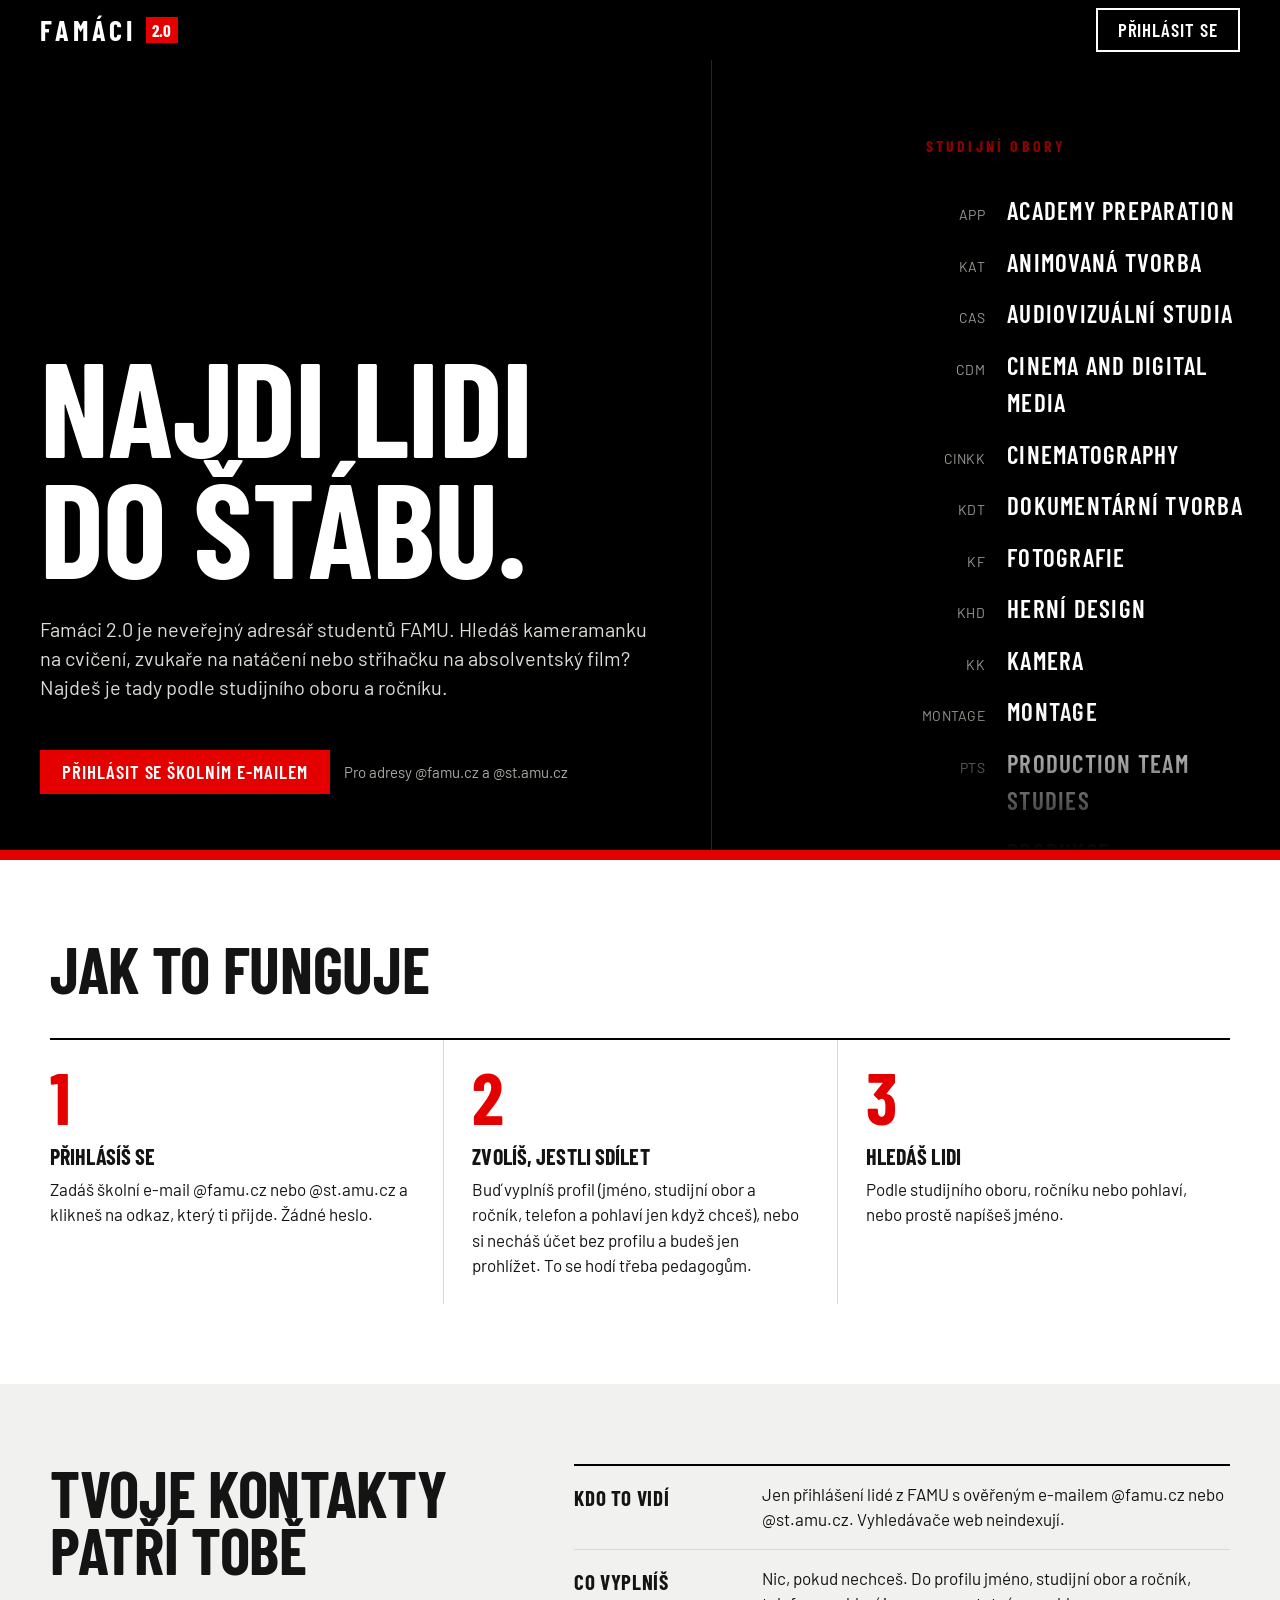
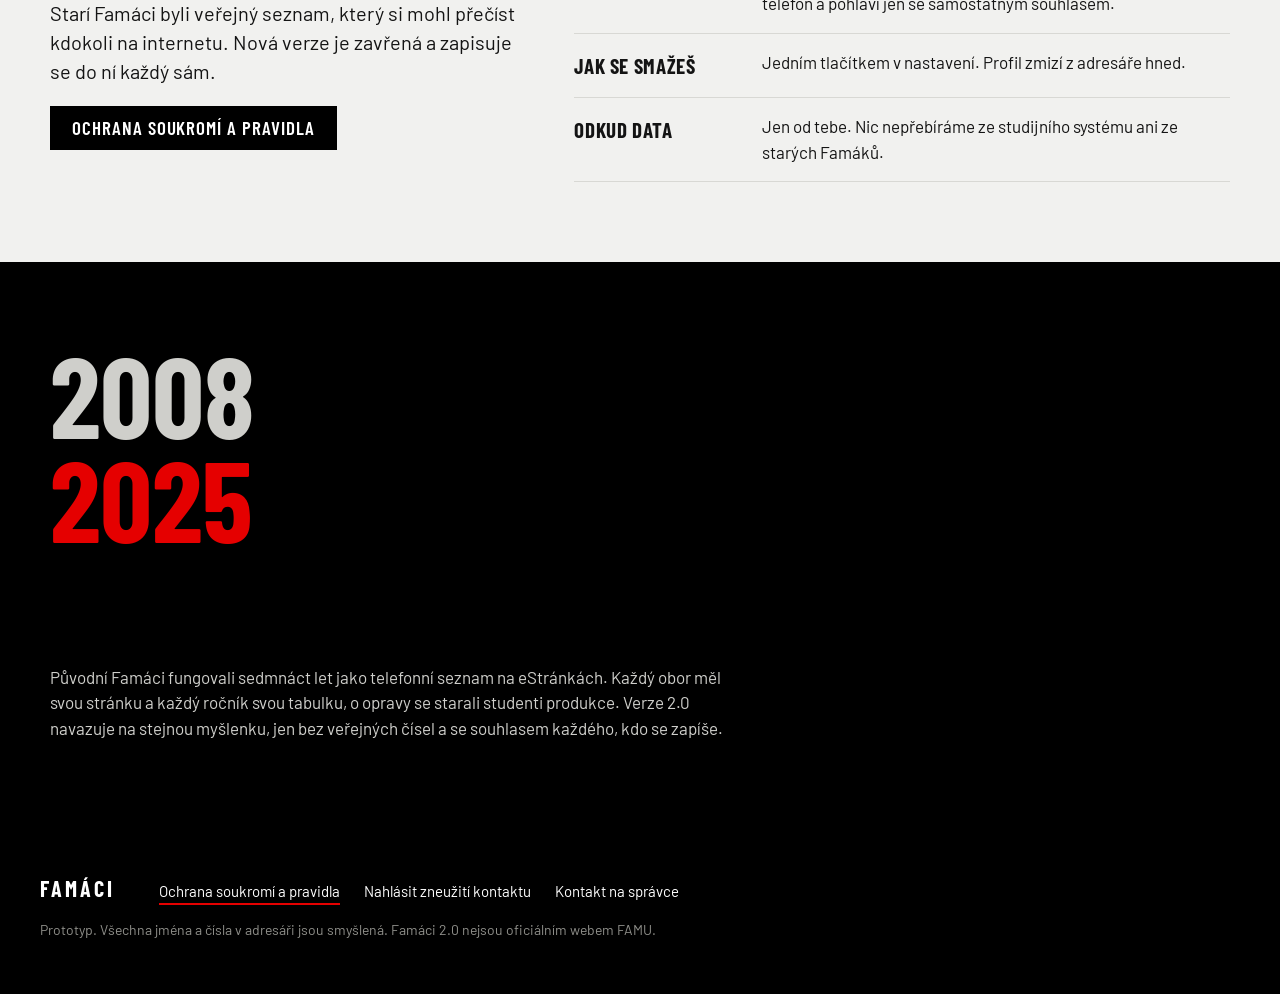
<file: web/index.html>
<!doctype html>
<html lang="cs">
<head>
<meta charset="utf-8">
<meta name="viewport" content="width=device-width, initial-scale=1">
<meta name="referrer" content="no-referrer">
<meta name="robots" content="noindex, nofollow">
<meta http-equiv="Content-Security-Policy" content="default-src 'self'; script-src 'self'; style-src 'self'; img-src 'self' data:; font-src 'self'; connect-src 'self'; frame-src 'none'; object-src 'none'; base-uri 'none'; form-action 'self'">
<title>Famáci 2.0</title>
<meta name="description" content="Neveřejný adresář studentů FAMU. Najdi lidi do štábu podle studijního oboru a ročníku.">
<link rel="preload" href="fonts/barlow-condensed-latin-700-normal.woff2" as="font" type="font/woff2" crossorigin>
<link rel="stylesheet" href="style.css">
</head>
<body>
<a class="skip" href="#obsah">Přeskočit na obsah</a>

<header class="bar">
  <a class="brand" href="index.html" aria-label="Famáci 2.0, úvod">
    <span class="brand-word">Famáci</span><span class="brand-tag">2.0</span>
  </a>
  <div class="bar-end">
    <a class="btn btn-line" href="app.html#/prihlaseni">Přihlásit se</a>
  </div>
</header>

<main id="obsah">
  <section class="hero" aria-labelledby="hero-title">
    <div class="hero-copy">
      <h1 class="display hero-title" id="hero-title"><span>Najdi lidi</span><span>do štábu.</span></h1>
      <p class="lead">Famáci 2.0 je neveřejný adresář studentů FAMU. Hledáš kameramanku na cvičení, zvukaře na natáčení nebo střihačku na absolventský film? Najdeš je tady podle studijního oboru a ročníku.</p>
      <div class="hero-cta">
        <a class="btn btn-red" href="app.html#/prihlaseni">Přihlásit se školním e-mailem</a>
        <span class="note">Pro adresy @famu.cz a @st.amu.cz</span>
      </div>
    </div>

    <div class="credits" aria-hidden="true">
      <div class="credits-roll">
        <div class="credits-block">
          <div class="credit-head">Studijní obory</div>
          <dl>
            <div class="credit"><dt>APP</dt><dd>Academy Preparation</dd></div>
            <div class="credit"><dt>KAT</dt><dd>Animovaná tvorba</dd></div>
            <div class="credit"><dt>CAS</dt><dd>Audiovizuální studia</dd></div>
            <div class="credit"><dt>CDM</dt><dd>Cinema and Digital Media</dd></div>
            <div class="credit"><dt>CINKK</dt><dd>Cinematography</dd></div>
            <div class="credit"><dt>KDT</dt><dd>Dokumentární tvorba</dd></div>
            <div class="credit"><dt>KF</dt><dd>Fotografie</dd></div>
            <div class="credit"><dt>KHD</dt><dd>Herní design</dd></div>
            <div class="credit"><dt>KK</dt><dd>Kamera</dd></div>
            <div class="credit"><dt>MONTAGE</dt><dd>Montage</dd></div>
            <div class="credit"><dt>PTS</dt><dd>Production Team Studies</dd></div>
            <div class="credit"><dt>KP</dt><dd>Produkce</dd></div>
            <div class="credit"><dt>KR</dt><dd>Režie</dd></div>
            <div class="credit"><dt>KSD</dt><dd>Scenáristika a dramaturgie</dd></div>
            <div class="credit"><dt>KSS</dt><dd>Střihová skladba</dd></div>
            <div class="credit"><dt>KZT</dt><dd>Zvuková tvorba</dd></div>
          </dl>
          <div class="credit-head">Ročníky</div>
          <dl>
            <div class="credit"><dt>nástup</dt><dd>2026/2027</dd></div>
            <div class="credit"><dt>nástup</dt><dd>2025/2026</dd></div>
            <div class="credit"><dt>nástup</dt><dd>2024/2025</dd></div>
            <div class="credit"><dt>nástup</dt><dd>2023/2024</dd></div>
            <div class="credit"><dt>a další</dt><dd>až do 1946/1947</dd></div>
          </dl>
          <div class="credit-head">Famáci</div>
          <dl>
            <div class="credit"><dt>FAMU od</dt><dd>1946</dd></div>
            <div class="credit"><dt>poprvé</dt><dd>2008</dd></div>
            <div class="credit"><dt>znovu</dt><dd>2026</dd></div>
          </dl>
        </div>
        <div class="credits-block">
          <div class="credit-head">Studijní obory</div>
          <dl>
            <div class="credit"><dt>APP</dt><dd>Academy Preparation</dd></div>
            <div class="credit"><dt>KAT</dt><dd>Animovaná tvorba</dd></div>
            <div class="credit"><dt>CAS</dt><dd>Audiovizuální studia</dd></div>
            <div class="credit"><dt>CDM</dt><dd>Cinema and Digital Media</dd></div>
            <div class="credit"><dt>CINKK</dt><dd>Cinematography</dd></div>
            <div class="credit"><dt>KDT</dt><dd>Dokumentární tvorba</dd></div>
            <div class="credit"><dt>KF</dt><dd>Fotografie</dd></div>
            <div class="credit"><dt>KHD</dt><dd>Herní design</dd></div>
            <div class="credit"><dt>KK</dt><dd>Kamera</dd></div>
            <div class="credit"><dt>MONTAGE</dt><dd>Montage</dd></div>
            <div class="credit"><dt>PTS</dt><dd>Production Team Studies</dd></div>
            <div class="credit"><dt>KP</dt><dd>Produkce</dd></div>
            <div class="credit"><dt>KR</dt><dd>Režie</dd></div>
            <div class="credit"><dt>KSD</dt><dd>Scenáristika a dramaturgie</dd></div>
            <div class="credit"><dt>KSS</dt><dd>Střihová skladba</dd></div>
            <div class="credit"><dt>KZT</dt><dd>Zvuková tvorba</dd></div>
          </dl>
          <div class="credit-head">Ročníky</div>
          <dl>
            <div class="credit"><dt>nástup</dt><dd>2026/2027</dd></div>
            <div class="credit"><dt>nástup</dt><dd>2025/2026</dd></div>
            <div class="credit"><dt>nástup</dt><dd>2024/2025</dd></div>
            <div class="credit"><dt>nástup</dt><dd>2023/2024</dd></div>
            <div class="credit"><dt>a další</dt><dd>až do 1946/1947</dd></div>
          </dl>
          <div class="credit-head">Famáci</div>
          <dl>
            <div class="credit"><dt>FAMU od</dt><dd>1946</dd></div>
            <div class="credit"><dt>poprvé</dt><dd>2008</dd></div>
            <div class="credit"><dt>znovu</dt><dd>2026</dd></div>
          </dl>
        </div>
      </div>
    </div>
  </section>

  <section class="band" aria-labelledby="jak">
    <div class="band-inner">
      <h2 class="display h-xl" id="jak">Jak to funguje</h2>
      <ol class="steps">
        <li><span class="step-n" aria-hidden="true">1</span><h3>Přihlásíš se</h3><p>Zadáš školní e-mail @famu.cz nebo @st.amu.cz a klikneš na odkaz, který ti přijde. Žádné heslo.</p></li>
        <li><span class="step-n" aria-hidden="true">2</span><h3>Zvolíš, jestli sdílet</h3><p>Buď vyplníš profil (jméno, studijní obor a ročník, telefon a pohlaví jen když chceš), nebo si necháš účet bez profilu a budeš jen prohlížet. To se hodí třeba pedagogům.</p></li>
        <li><span class="step-n" aria-hidden="true">3</span><h3>Hledáš lidi</h3><p>Podle studijního oboru, ročníku nebo pohlaví, nebo prostě napíšeš jméno.</p></li>
      </ol>
    </div>
  </section>

  <section class="band band-ash" aria-labelledby="soukromi">
    <div class="band-inner split">
      <div>
        <h2 class="display h-xl" id="soukromi">Tvoje kontakty patří tobě</h2>
        <p class="lead mt">Starí Famáci byli veřejný seznam, který si mohl přečíst kdokoli na internetu. Nová verze je zavřená a zapisuje se do ní každý sám.</p>
        <a class="btn btn-black" href="ochrana-soukromi.html">Ochrana soukromí a pravidla</a>
      </div>
      <ul class="facts">
        <li><strong>Kdo to vidí</strong><span>Jen přihlášení lidé z FAMU s ověřeným e-mailem @famu.cz nebo @st.amu.cz. Vyhledávače web neindexují.</span></li>
        <li><strong>Co vyplníš</strong><span>Nic, pokud nechceš. Do profilu jméno, studijní obor a ročník, telefon a pohlaví jen se samostatným souhlasem.</span></li>
        <li><strong>Jak se smažeš</strong><span>Jedním tlačítkem v nastavení. Profil zmizí z adresáře hned.</span></li>
        <li><strong>Odkud data</strong><span>Jen od tebe. Nic nepřebíráme ze studijního systému ani ze starých Famáků.</span></li>
      </ul>
    </div>
  </section>

  <section class="band history" aria-labelledby="historie">
    <div class="band-inner">
      <h2 class="sr-only" id="historie">Historie</h2>
      <p class="years">2008<br><span class="red">2025</span></p>
      <p class="mt">Původní Famáci fungovali sedmnáct let jako telefonní seznam na eStránkách. Každý obor měl svou stránku a každý ročník svou tabulku, o opravy se starali studenti produkce. Verze 2.0 navazuje na stejnou myšlenku, jen bez veřejných čísel a se souhlasem každého, kdo se zapíše.</p>
    </div>
  </section>
</main>

<footer class="foot">
  <span class="brand-word">Famáci</span>
  <nav aria-label="Patička">
    <a class="foot-gdpr" href="ochrana-soukromi.html">Ochrana soukromí a pravidla</a>
    <a href="app.html#/nahlasit">Nahlásit zneužití kontaktu</a>
    <a href="mailto:spravce@example.cz">Kontakt na správce</a>
  </nav>
  <p class="foot-note">Prototyp. Všechna jména a čísla v adresáři jsou smyšlená. Famáci 2.0 nejsou oficiálním webem FAMU.</p>
</footer>
</body>
</html>
</file>
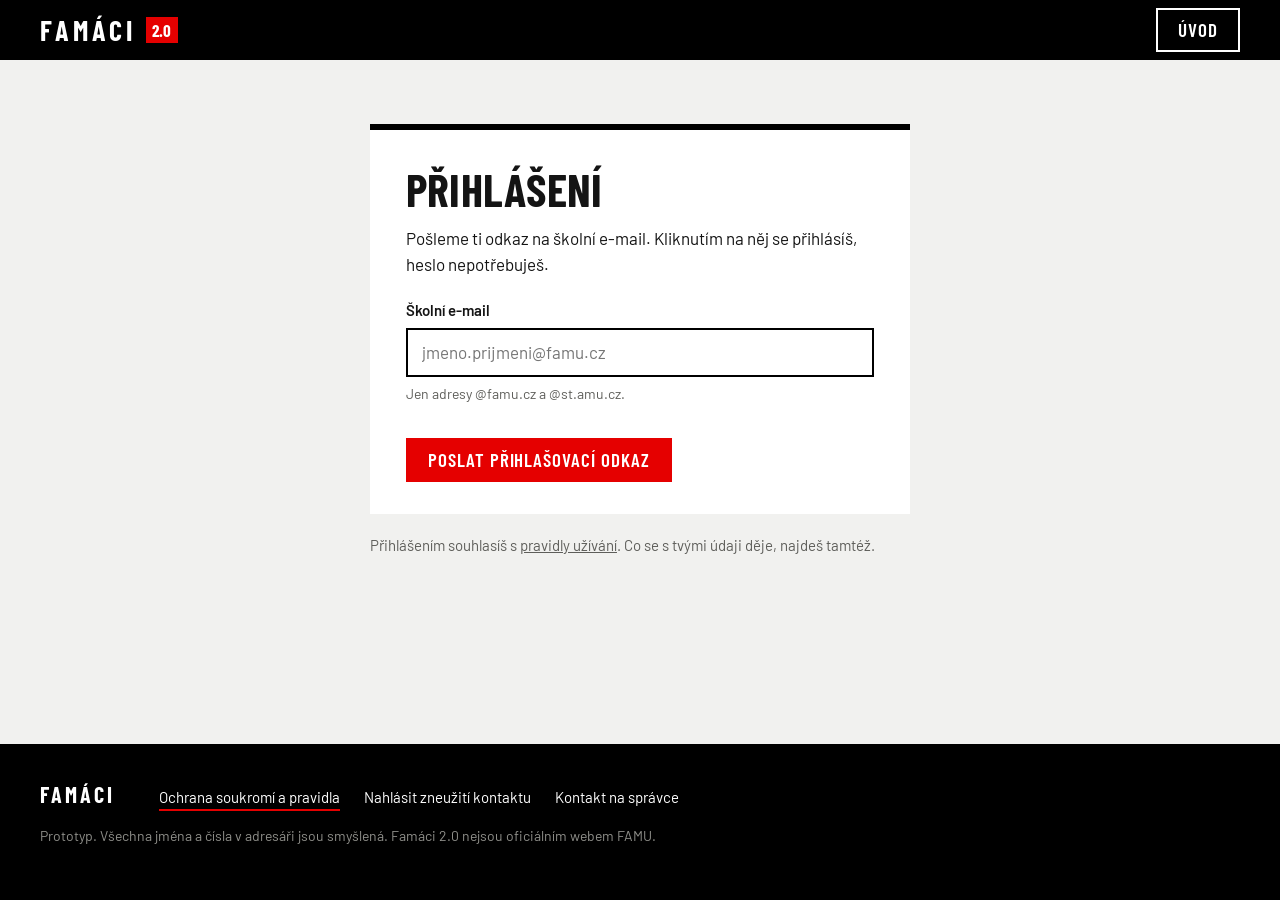
<file: web/app.html>
<!doctype html>
<html lang="cs">
<head>
<meta charset="utf-8">
<meta name="viewport" content="width=device-width, initial-scale=1">
<meta name="referrer" content="no-referrer">
<meta name="robots" content="noindex, nofollow, noarchive">
<meta http-equiv="Content-Security-Policy" content="default-src 'self'; script-src 'self'; style-src 'self'; img-src 'self' data:; font-src 'self'; connect-src 'self'; frame-src 'none'; object-src 'none'; base-uri 'none'; form-action 'self'">
<title>Famáci 2.0</title>
<link rel="preload" href="fonts/barlow-condensed-latin-700-normal.woff2" as="font" type="font/woff2" crossorigin>
<link rel="stylesheet" href="style.css">
<script src="data.js" defer></script>
<script src="countries.js" defer></script>
<script src="app.js" defer></script>
</head>
<body class="app">
<a class="skip" href="#obsah">Přeskočit na obsah</a>
<header class="bar" id="bar"></header>
<main id="obsah"><p class="narrow muted">Načítám…</p></main>
<footer class="foot">
  <span class="brand-word">Famáci</span>
  <nav aria-label="Patička">
    <a class="foot-gdpr" href="ochrana-soukromi.html">Ochrana soukromí a pravidla</a>
    <a href="app.html#/nahlasit">Nahlásit zneužití kontaktu</a>
    <a href="mailto:spravce@example.cz">Kontakt na správce</a>
  </nav>
  <p class="foot-note">Prototyp. Všechna jména a čísla v adresáři jsou smyšlená. Famáci 2.0 nejsou oficiálním webem FAMU.</p>
</footer>
<div class="toast" id="toast" role="status" aria-live="polite"></div>
<dialog id="dlg" aria-labelledby="dlg-title"><div class="dlg" id="dlg-body"></div></dialog>
</body>
</html>
</file>
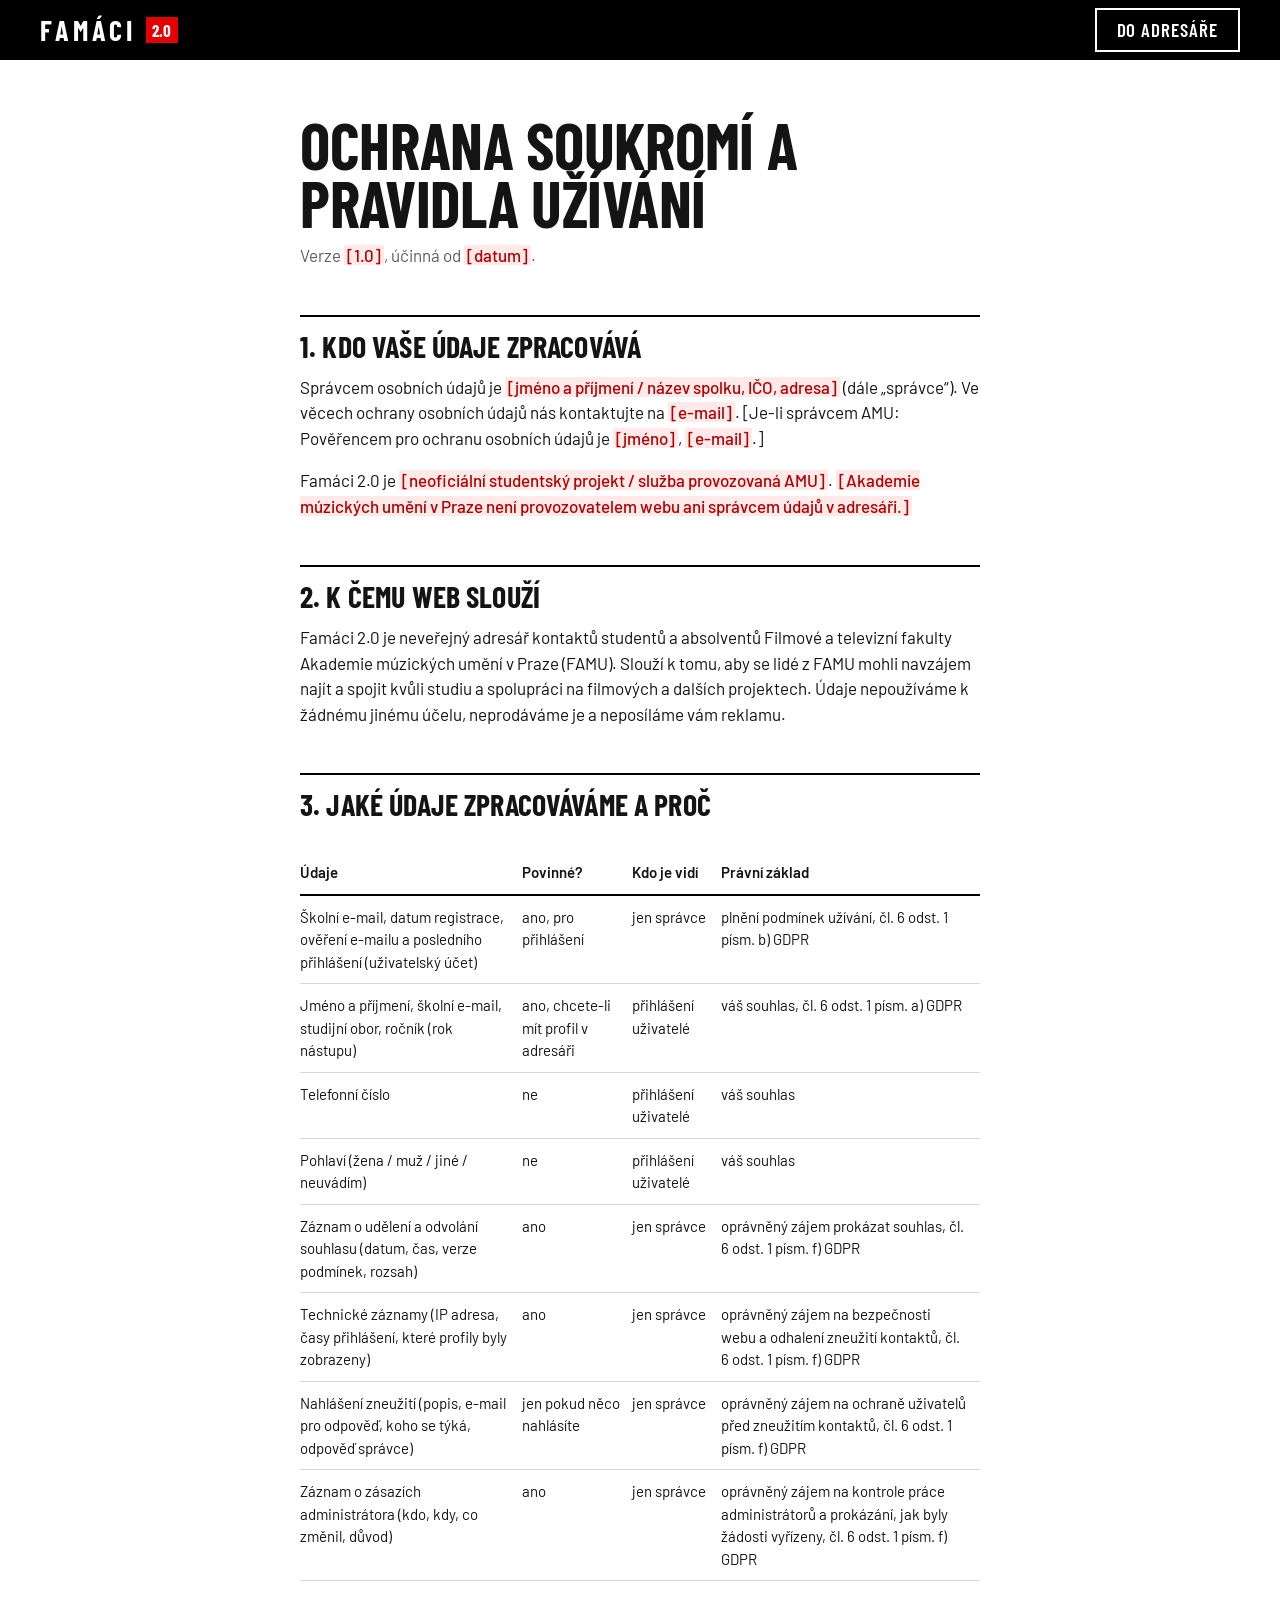
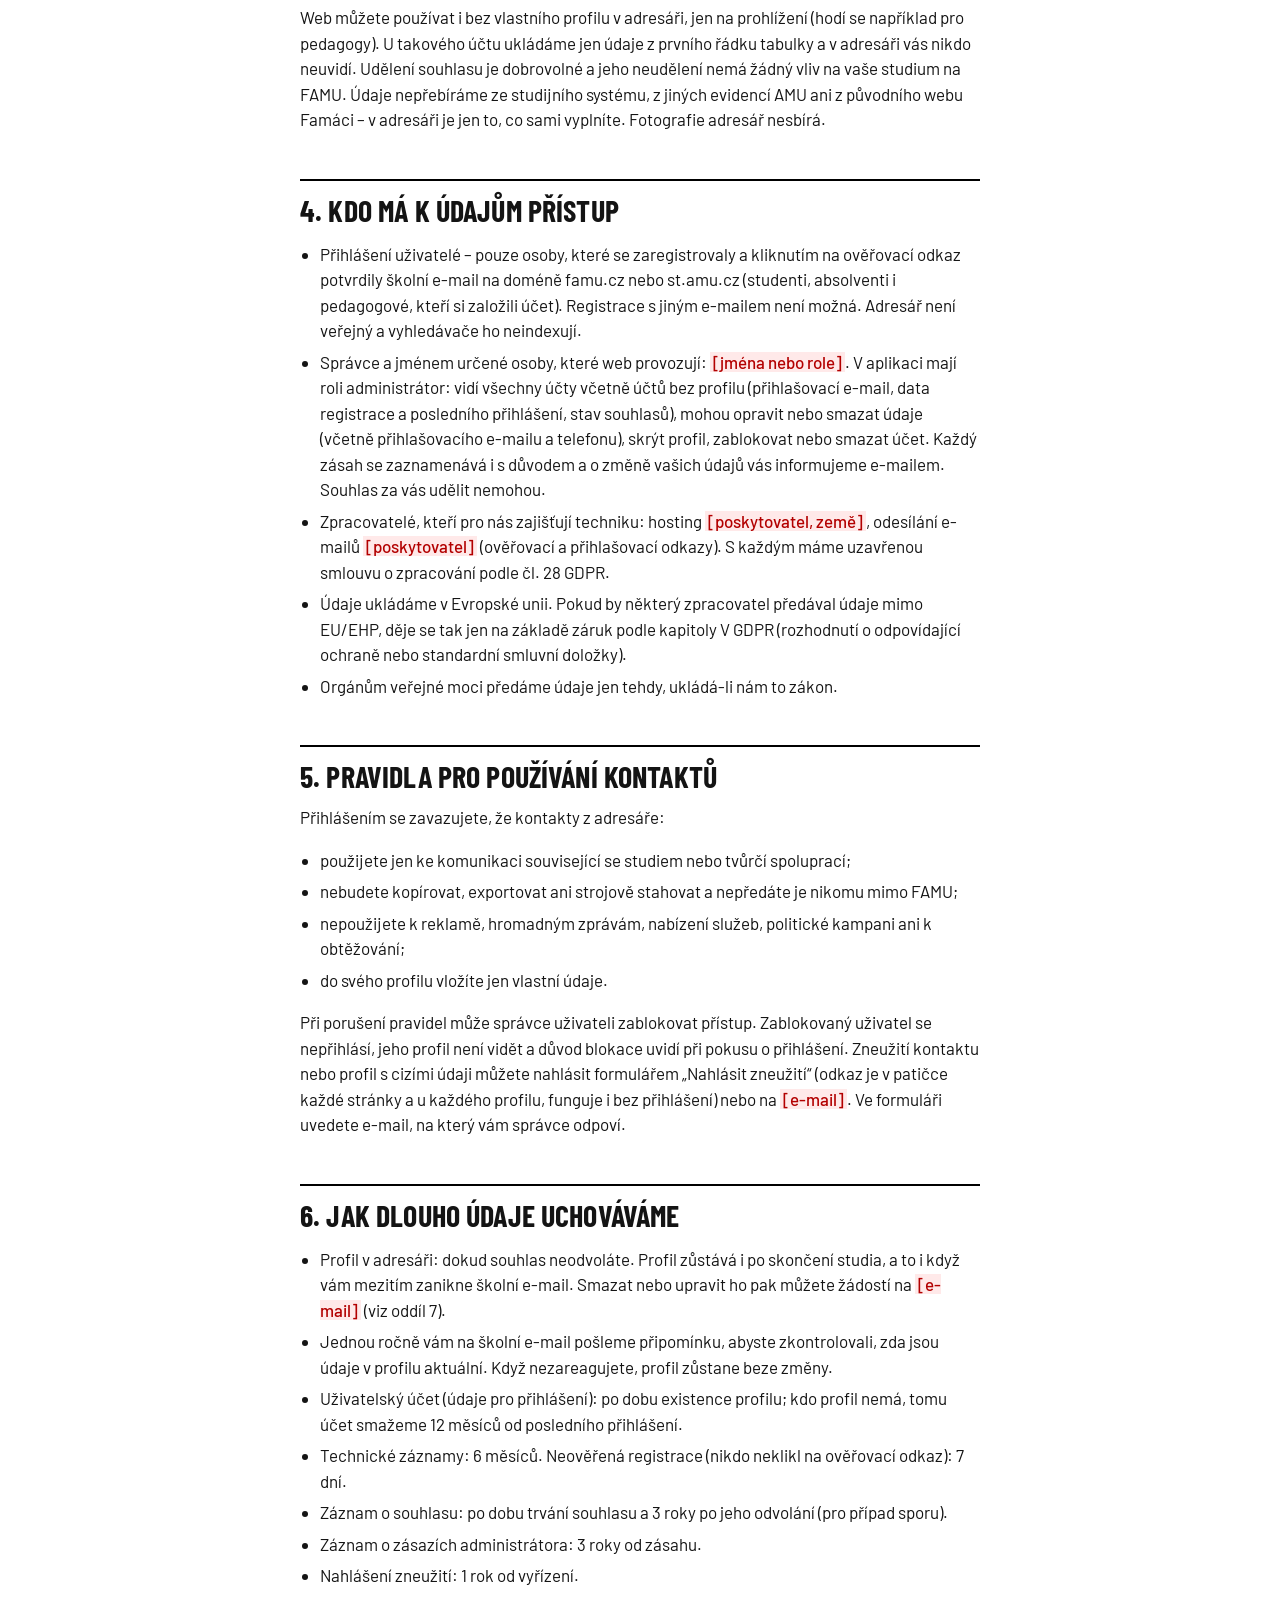
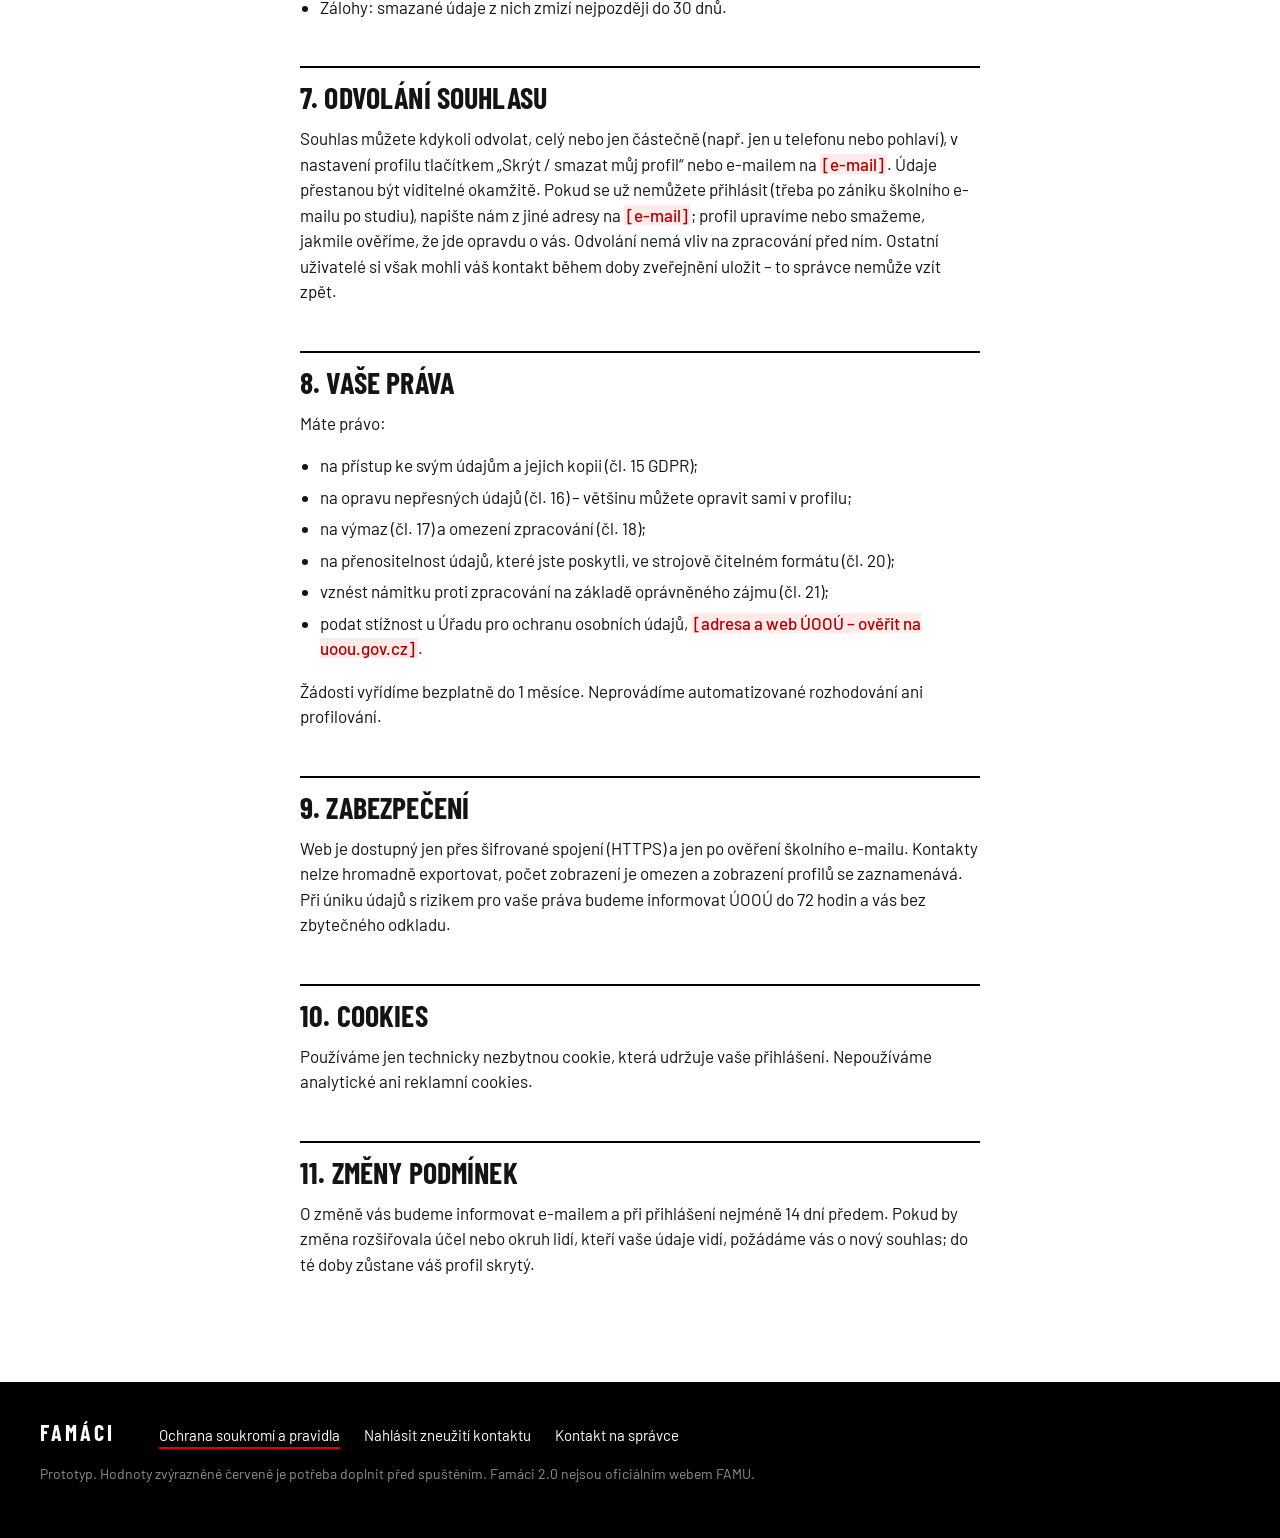
<file: web/ochrana-soukromi.html>
<!doctype html>
<html lang="cs">
<head>
<meta charset="utf-8">
<meta name="viewport" content="width=device-width, initial-scale=1">
<meta name="referrer" content="no-referrer">
<meta http-equiv="Content-Security-Policy" content="default-src 'self'; script-src 'self'; style-src 'self'; img-src 'self' data:; font-src 'self'; connect-src 'self'; frame-src 'none'; object-src 'none'; base-uri 'none'; form-action 'self'">
<title>Ochrana soukromí a pravidla · Famáci 2.0</title>
<link rel="stylesheet" href="style.css">
</head>
<body>
<a class="skip" href="#obsah">Přeskočit na obsah</a>
<header class="bar">
  <a class="brand" href="index.html" aria-label="Famáci 2.0, úvod"><span class="brand-word">Famáci</span><span class="brand-tag">2.0</span></a>
  <div class="bar-end"><a class="btn btn-line" href="app.html#/lide">Do adresáře</a></div>
</header>
<main id="obsah" class="doc">
<h1 class="display">Ochrana soukromí a pravidla užívání</h1>
<!-- Vygenerováno z docs/gdpr-zasady-a-souhlas.md (oddíl „Informace o zpracování…“). Text upravuj tam a stránku přegeneruj. -->
<p class="version">Verze <span class="todo">[1.0]</span>, účinná od <span class="todo">[datum]</span>.</p>
<h2>1. Kdo vaše údaje zpracovává</h2>
<p>Správcem osobních údajů je <span class="todo">[jméno a příjmení / název spolku, IČO, adresa]</span> (dále „správce“). Ve věcech ochrany osobních údajů nás kontaktujte na <span class="todo">[e-mail]</span>. [Je-li správcem AMU: Pověřencem pro ochranu osobních údajů je <span class="todo">[jméno]</span>, <span class="todo">[e-mail]</span>.]</p>
<p>Famáci 2.0 je <span class="todo">[neoficiální studentský projekt / služba provozovaná AMU]</span>. <span class="todo">[Akademie múzických umění v Praze není provozovatelem webu ani správcem údajů v adresáři.]</span></p>
<h2>2. K čemu web slouží</h2>
<p>Famáci 2.0 je neveřejný adresář kontaktů studentů a absolventů Filmové a televizní fakulty Akademie múzických umění v Praze (FAMU). Slouží k tomu, aby se lidé z FAMU mohli navzájem najít a spojit kvůli studiu a spolupráci na filmových a dalších projektech. Údaje nepoužíváme k žádnému jinému účelu, neprodáváme je a neposíláme vám reklamu.</p>
<h2>3. Jaké údaje zpracováváme a proč</h2>
<div class="table-wrap"><table><thead><tr><th>Údaje</th><th>Povinné?</th><th>Kdo je vidí</th><th>Právní základ</th></tr></thead><tbody><tr><td>Školní e-mail, datum registrace, ověření e-mailu a posledního přihlášení (uživatelský účet)</td><td>ano, pro přihlášení</td><td>jen správce</td><td>plnění podmínek užívání, čl. 6 odst. 1 písm. b) GDPR</td></tr><tr><td>Jméno a příjmení, školní e-mail, studijní obor, ročník (rok nástupu)</td><td>ano, chcete-li mít profil v adresáři</td><td>přihlášení uživatelé</td><td>váš souhlas, čl. 6 odst. 1 písm. a) GDPR</td></tr><tr><td>Telefonní číslo</td><td>ne</td><td>přihlášení uživatelé</td><td>váš souhlas</td></tr><tr><td>Pohlaví (žena / muž / jiné / neuvádím)</td><td>ne</td><td>přihlášení uživatelé</td><td>váš souhlas</td></tr><tr><td>Záznam o udělení a odvolání souhlasu (datum, čas, verze podmínek, rozsah)</td><td>ano</td><td>jen správce</td><td>oprávněný zájem prokázat souhlas, čl. 6 odst. 1 písm. f) GDPR</td></tr><tr><td>Technické záznamy (IP adresa, časy přihlášení, které profily byly zobrazeny)</td><td>ano</td><td>jen správce</td><td>oprávněný zájem na bezpečnosti webu a odhalení zneužití kontaktů, čl. 6 odst. 1 písm. f) GDPR</td></tr><tr><td>Nahlášení zneužití (popis, e-mail pro odpověď, koho se týká, odpověď správce)</td><td>jen pokud něco nahlásíte</td><td>jen správce</td><td>oprávněný zájem na ochraně uživatelů před zneužitím kontaktů, čl. 6 odst. 1 písm. f) GDPR</td></tr><tr><td>Záznam o zásazích administrátora (kdo, kdy, co změnil, důvod)</td><td>ano</td><td>jen správce</td><td>oprávněný zájem na kontrole práce administrátorů a prokázání, jak byly žádosti vyřízeny, čl. 6 odst. 1 písm. f) GDPR</td></tr></tbody></table></div>
<p>Web můžete používat i bez vlastního profilu v adresáři, jen na prohlížení (hodí se například pro pedagogy). U takového účtu ukládáme jen údaje z prvního řádku tabulky a v adresáři vás nikdo neuvidí. Udělení souhlasu je dobrovolné a jeho neudělení nemá žádný vliv na vaše studium na FAMU. Údaje nepřebíráme ze studijního systému, z jiných evidencí AMU ani z původního webu Famáci – v adresáři je jen to, co sami vyplníte. Fotografie adresář nesbírá.</p>
<h2>4. Kdo má k údajům přístup</h2>
<ul><li>Přihlášení uživatelé – pouze osoby, které se zaregistrovaly a kliknutím na ověřovací odkaz potvrdily školní e-mail na doméně famu.cz nebo st.amu.cz (studenti, absolventi i pedagogové, kteří si založili účet). Registrace s jiným e-mailem není možná. Adresář není veřejný a vyhledávače ho neindexují.</li><li>Správce a jménem určené osoby, které web provozují: <span class="todo">[jména nebo role]</span>. V aplikaci mají roli administrátor: vidí všechny účty včetně účtů bez profilu (přihlašovací e-mail, data registrace a posledního přihlášení, stav souhlasů), mohou opravit nebo smazat údaje (včetně přihlašovacího e-mailu a telefonu), skrýt profil, zablokovat nebo smazat účet. Každý zásah se zaznamenává i s důvodem a o změně vašich údajů vás informujeme e-mailem. Souhlas za vás udělit nemohou.</li><li>Zpracovatelé, kteří pro nás zajišťují techniku: hosting <span class="todo">[poskytovatel, země]</span>, odesílání e-mailů <span class="todo">[poskytovatel]</span> (ověřovací a přihlašovací odkazy). S každým máme uzavřenou smlouvu o zpracování podle čl. 28 GDPR.</li><li>Údaje ukládáme v Evropské unii. Pokud by některý zpracovatel předával údaje mimo EU/EHP, děje se tak jen na základě záruk podle kapitoly V GDPR (rozhodnutí o odpovídající ochraně nebo standardní smluvní doložky).</li><li>Orgánům veřejné moci předáme údaje jen tehdy, ukládá-li nám to zákon.</li></ul>
<h2>5. Pravidla pro používání kontaktů</h2>
<p>Přihlášením se zavazujete, že kontakty z adresáře:</p>
<ul><li>použijete jen ke komunikaci související se studiem nebo tvůrčí spoluprací;</li><li>nebudete kopírovat, exportovat ani strojově stahovat a nepředáte je nikomu mimo FAMU;</li><li>nepoužijete k reklamě, hromadným zprávám, nabízení služeb, politické kampani ani k obtěžování;</li><li>do svého profilu vložíte jen vlastní údaje.</li></ul>
<p>Při porušení pravidel může správce uživateli zablokovat přístup. Zablokovaný uživatel se nepřihlásí, jeho profil není vidět a důvod blokace uvidí při pokusu o přihlášení. Zneužití kontaktu nebo profil s cizími údaji můžete nahlásit formulářem „Nahlásit zneužití“ (odkaz je v patičce každé stránky a u každého profilu, funguje i bez přihlášení) nebo na <span class="todo">[e-mail]</span>. Ve formuláři uvedete e-mail, na který vám správce odpoví.</p>
<h2>6. Jak dlouho údaje uchováváme</h2>
<ul><li>Profil v adresáři: dokud souhlas neodvoláte. Profil zůstává i po skončení studia, a to i když vám mezitím zanikne školní e-mail. Smazat nebo upravit ho pak můžete žádostí na <span class="todo">[e-mail]</span> (viz oddíl 7).</li><li>Jednou ročně vám na školní e-mail pošleme připomínku, abyste zkontrolovali, zda jsou údaje v profilu aktuální. Když nezareagujete, profil zůstane beze změny.</li><li>Uživatelský účet (údaje pro přihlášení): po dobu existence profilu; kdo profil nemá, tomu účet smažeme 12 měsíců od posledního přihlášení.</li><li>Technické záznamy: 6 měsíců. Neověřená registrace (nikdo neklikl na ověřovací odkaz): 7 dní.</li><li>Záznam o souhlasu: po dobu trvání souhlasu a 3 roky po jeho odvolání (pro případ sporu).</li><li>Záznam o zásazích administrátora: 3 roky od zásahu.</li><li>Nahlášení zneužití: 1 rok od vyřízení.</li><li>Zálohy: smazané údaje z nich zmizí nejpozději do 30 dnů.</li></ul>
<h2>7. Odvolání souhlasu</h2>
<p>Souhlas můžete kdykoli odvolat, celý nebo jen částečně (např. jen u telefonu nebo pohlaví), v nastavení profilu tlačítkem „Skrýt / smazat můj profil“ nebo e-mailem na <span class="todo">[e-mail]</span>. Údaje přestanou být viditelné okamžitě. Pokud se už nemůžete přihlásit (třeba po zániku školního e-mailu po studiu), napište nám z jiné adresy na <span class="todo">[e-mail]</span>; profil upravíme nebo smažeme, jakmile ověříme, že jde opravdu o vás. Odvolání nemá vliv na zpracování před ním. Ostatní uživatelé si však mohli váš kontakt během doby zveřejnění uložit – to správce nemůže vzít zpět.</p>
<h2>8. Vaše práva</h2>
<p>Máte právo:</p>
<ul><li>na přístup ke svým údajům a jejich kopii (čl. 15 GDPR);</li><li>na opravu nepřesných údajů (čl. 16) – většinu můžete opravit sami v profilu;</li><li>na výmaz (čl. 17) a omezení zpracování (čl. 18);</li><li>na přenositelnost údajů, které jste poskytli, ve strojově čitelném formátu (čl. 20);</li><li>vznést námitku proti zpracování na základě oprávněného zájmu (čl. 21);</li><li>podat stížnost u Úřadu pro ochranu osobních údajů, <span class="todo">[adresa a web ÚOOÚ – ověřit na uoou.gov.cz]</span>.</li></ul>
<p>Žádosti vyřídíme bezplatně do 1 měsíce. Neprovádíme automatizované rozhodování ani profilování.</p>
<h2>9. Zabezpečení</h2>
<p>Web je dostupný jen přes šifrované spojení (HTTPS) a jen po ověření školního e-mailu. Kontakty nelze hromadně exportovat, počet zobrazení je omezen a zobrazení profilů se zaznamenává. Při úniku údajů s rizikem pro vaše práva budeme informovat ÚOOÚ do 72 hodin a vás bez zbytečného odkladu.</p>
<h2>10. Cookies</h2>
<p>Používáme jen technicky nezbytnou cookie, která udržuje vaše přihlášení. Nepoužíváme analytické ani reklamní cookies.</p>
<h2>11. Změny podmínek</h2>
<p>O změně vás budeme informovat e-mailem a při přihlášení nejméně 14 dní předem. Pokud by změna rozšiřovala účel nebo okruh lidí, kteří vaše údaje vidí, požádáme vás o nový souhlas; do té doby zůstane váš profil skrytý.</p>
</main>
<footer class="foot">
  <span class="brand-word">Famáci</span>
  <nav aria-label="Patička">
    <a class="foot-gdpr" href="ochrana-soukromi.html" aria-current="page">Ochrana soukromí a pravidla</a>
    <a href="app.html#/nahlasit">Nahlásit zneužití kontaktu</a>
    <a href="mailto:spravce@example.cz">Kontakt na správce</a>
  </nav>
  <p class="foot-note">Prototyp. Hodnoty zvýrazněné červeně je potřeba doplnit před spuštěním. Famáci 2.0 nejsou oficiálním webem FAMU.</p>
</footer>
</body>
</html>
</file>
<file: web/style.css>
/* Famáci 2.0 · prototyp vzhledu
   Vychází z vizuálního jazyka FAMU (černá, červená, bílá, úzké verzálky),
   ale s klidnější sazbou, víc vzduchu a světlou pracovní plochou adresáře. */

@font-face { font-family: "Barlow"; font-weight: 400; font-display: swap; src: url(fonts/barlow-latin-ext-400-normal.woff2) format("woff2"); unicode-range: U+0100-024F, U+1E00-1EFF, U+20A0-20CF; }
@font-face { font-family: "Barlow"; font-weight: 400; font-display: swap; src: url(fonts/barlow-latin-400-normal.woff2) format("woff2"); unicode-range: U+0000-00FF, U+2000-206F, U+2190-21FF, U+2212; }
@font-face { font-family: "Barlow"; font-weight: 500; font-display: swap; src: url(fonts/barlow-latin-ext-500-normal.woff2) format("woff2"); unicode-range: U+0100-024F, U+1E00-1EFF, U+20A0-20CF; }
@font-face { font-family: "Barlow"; font-weight: 500; font-display: swap; src: url(fonts/barlow-latin-500-normal.woff2) format("woff2"); unicode-range: U+0000-00FF, U+2000-206F, U+2190-21FF, U+2212; }
@font-face { font-family: "Barlow"; font-weight: 600; font-display: swap; src: url(fonts/barlow-latin-ext-600-normal.woff2) format("woff2"); unicode-range: U+0100-024F, U+1E00-1EFF, U+20A0-20CF; }
@font-face { font-family: "Barlow"; font-weight: 600; font-display: swap; src: url(fonts/barlow-latin-600-normal.woff2) format("woff2"); unicode-range: U+0000-00FF, U+2000-206F, U+2190-21FF, U+2212; }
@font-face { font-family: "Barlow Condensed"; font-weight: 600; font-display: swap; src: url(fonts/barlow-condensed-latin-ext-600-normal.woff2) format("woff2"); unicode-range: U+0100-024F, U+1E00-1EFF, U+20A0-20CF; }
@font-face { font-family: "Barlow Condensed"; font-weight: 600; font-display: swap; src: url(fonts/barlow-condensed-latin-600-normal.woff2) format("woff2"); unicode-range: U+0000-00FF, U+2000-206F, U+2190-21FF, U+2212; }
@font-face { font-family: "Barlow Condensed"; font-weight: 700; font-display: swap; src: url(fonts/barlow-condensed-latin-ext-700-normal.woff2) format("woff2"); unicode-range: U+0100-024F, U+1E00-1EFF, U+20A0-20CF; }
@font-face { font-family: "Barlow Condensed"; font-weight: 700; font-display: swap; src: url(fonts/barlow-condensed-latin-700-normal.woff2) format("woff2"); unicode-range: U+0000-00FF, U+2000-206F, U+2190-21FF, U+2212; }

:root {
  --black: #000000;
  --red: #e50000;         /* červená FAMU */
  --red-deep: #b30000;    /* hover, červený text na bílé */
  --white: #ffffff;
  --ash: #f1f1ef;         /* plocha adresáře */
  --line: #d8d8d4;
  --mute: #5e5e5a;
  --ink: #141414;

  --display: "Barlow Condensed", "Arial Narrow", sans-serif-condensed, sans-serif;
  --text: "Barlow", "Helvetica Neue", Arial, sans-serif;

  --bar-h: 60px;
  --gutter: clamp(16px, 4vw, 40px);
  --side-w: 260px;
}

*, *::before, *::after { box-sizing: border-box; }
html { -webkit-text-size-adjust: 100%; }
body {
  margin: 0;
  font: 400 17px/1.5 var(--text);
  color: var(--ink);
  background: var(--white);
  min-height: 100vh;
  display: flex; flex-direction: column;
}
body.app { background: var(--ash); }
main { flex: 1 0 auto; }
a { color: inherit; }
img { max-width: 100%; display: block; }
button, input, select { font: inherit; color: inherit; }
:focus-visible { outline: 3px solid var(--red); outline-offset: 2px; }
h1[tabindex="-1"]:focus { outline: none; }
.sr-only { position: absolute; width: 1px; height: 1px; overflow: hidden; clip: rect(0 0 0 0); white-space: nowrap; }
.skip { position: absolute; left: 8px; top: -60px; background: var(--red); color: var(--white); padding: 10px 14px; z-index: 50; text-decoration: none; font-weight: 600; }
.skip:focus { top: 8px; }

/* ── typografie ─────────────────────────────── */
.display {
  font-family: var(--display); font-weight: 700; text-transform: uppercase;
  line-height: .9; letter-spacing: -.005em; margin: 0;
}
h1, h2, h3 { font-family: var(--display); font-weight: 700; text-transform: uppercase; line-height: 1; margin: 0; letter-spacing: .005em; }
h1 { font-size: clamp(40px, 6vw, 64px); }
h2 { font-size: 30px; }
h3 { font-size: 22px; }
p { margin: 0 0 1em; }
.lead { font-size: 20px; line-height: 1.45; max-width: 36em; }
.muted { color: var(--mute); }
.small { font-size: 15px; }

/* ── horní lišta ────────────────────────────── */
.bar {
  position: sticky; top: 0; z-index: 20;
  height: var(--bar-h); background: var(--black); color: var(--white);
  display: flex; align-items: stretch; padding: 0 var(--gutter); gap: 28px;
}
.brand { display: flex; align-items: center; gap: 10px; text-decoration: none; }
.brand-word { font-family: var(--display); font-weight: 700; font-size: 28px; letter-spacing: .14em; text-transform: uppercase; }
.brand-tag { background: var(--red); color: var(--white); font-family: var(--display); font-weight: 700; font-size: 17px; padding: 1px 6px 0; letter-spacing: .04em; }
.bar-nav { display: flex; align-items: stretch; gap: 4px; }
.bar-nav a {
  display: flex; align-items: center; padding: 0 12px; text-decoration: none;
  font-family: var(--display); font-weight: 600; font-size: 19px; text-transform: uppercase; letter-spacing: .04em;
  border-bottom: 4px solid transparent; padding-top: 4px;
}
.bar-nav a[aria-current="page"] { border-bottom-color: var(--red); }
.bar-nav a:hover { color: #ffdcdc; }
.bar-end { margin-left: auto; display: flex; align-items: center; gap: 12px; }

.btn {
  display: inline-flex; align-items: center; justify-content: center; gap: 8px;
  min-height: 44px; padding: 0 20px; border: 2px solid transparent; cursor: pointer;
  font-family: var(--display); font-weight: 600; font-size: 19px; text-transform: uppercase; letter-spacing: .05em;
  text-decoration: none; background: none; border-radius: 0;
}
.btn-red { background: var(--red); color: var(--white); }
.btn-red:hover { background: var(--red-deep); }
.btn-black { background: var(--black); color: var(--white); }
.btn-black:hover { background: #2a2a2a; }
.btn-line { border-color: currentColor; }
.btn-line:hover { background: var(--black); color: var(--white); border-color: var(--black); }
.bar .btn-line:hover { background: var(--white); color: var(--black); border-color: var(--white); }
.btn-quiet { padding: 0 10px; min-height: 36px; font-size: 17px; border-color: var(--line); background: var(--white); }
.btn-quiet:hover { border-color: var(--black); }
.btn-text { padding: 0; min-height: 0; border: 0; text-decoration: underline; text-underline-offset: 3px; text-transform: none; font-family: var(--text); font-weight: 500; font-size: 16px; letter-spacing: 0; }
.btn-danger { color: var(--red-deep); }
.btn[disabled] { opacity: .45; cursor: not-allowed; }

/* uživatelská nabídka */
.me { position: relative; height: 100%; display: flex; align-items: center; }
.me-btn {
  display: flex; align-items: center; gap: 8px; background: none; border: 0; color: var(--white);
  cursor: pointer; padding: 6px 4px; height: 100%;
}
.me-btn svg { transition: transform .15s; }
.me-btn[aria-expanded="true"] svg { transform: rotate(180deg); }
.me-menu {
  position: absolute; right: 0; top: calc(100% - 4px); min-width: 250px;
  background: var(--white); color: var(--ink); border-top: 4px solid var(--red);
  box-shadow: 0 18px 40px -12px rgba(0, 0, 0, .45); padding: 6px 0; z-index: 30;
}
.me-menu[hidden] { display: none; }
.me-head { padding: 12px 18px 12px; border-bottom: 1px solid var(--line); margin-bottom: 6px; }
.me-head strong { display: block; font-weight: 600; }
.me-head span { font-size: 14px; color: var(--mute); }
.me-menu a, .me-menu button {
  display: block; width: 100%; text-align: left; padding: 10px 18px; background: none; border: 0;
  text-decoration: none; cursor: pointer; font-size: 16px;
}
.me-menu a:hover, .me-menu button:hover, .me-menu a:focus-visible, .me-menu button:focus-visible { background: var(--ash); outline: none; }
.me-menu hr { border: 0; border-top: 1px solid var(--line); margin: 6px 0; }

/* iniciály místo fotky: hranaté jako všechno ve FAMU */
.ini {
  --s: 44px;
  width: var(--s); height: var(--s); flex: none;
  display: inline-grid; place-items: center;
  background: var(--black); color: var(--white);
  font-family: var(--display); font-weight: 700; font-size: calc(var(--s) * .42); letter-spacing: .04em;
  text-transform: uppercase;
}
.ini-sm { --s: 34px; }
.ini-xl { --s: 132px; }
.bar .ini { background: var(--red); }

/* ── patička ────────────────────────────────── */
.foot {
  background: var(--black); color: #c9c9c5; padding: 34px var(--gutter) 40px;
  display: flex; flex-wrap: wrap; gap: 14px 36px; align-items: baseline; font-size: 15px;
}
.foot .brand-word { font-size: 22px; color: var(--white); margin-right: 8px; }
.foot nav { display: flex; flex-wrap: wrap; gap: 8px 24px; }
.foot a { text-decoration: none; color: var(--white); }
.foot a:hover { text-decoration: underline; text-underline-offset: 3px; }
.foot .foot-gdpr { color: var(--white); border-bottom: 2px solid var(--red); }
.foot .foot-note { flex-basis: 100%; color: #8f8f8a; font-size: 14px; }

/* ── homepage ───────────────────────────────── */
.hero {
  background: var(--black); color: var(--white);
  display: grid; grid-template-columns: minmax(0, 1.25fr) minmax(0, 1fr);
  min-height: calc(100vh - var(--bar-h) - 40px); max-height: 860px;
  border-bottom: 10px solid var(--red);
  overflow: hidden;
}
.hero-copy { padding: clamp(40px, 8vh, 96px) var(--gutter) 56px; display: flex; flex-direction: column; justify-content: flex-end; gap: 28px; }
.hero-title { font-size: clamp(64px, 10.5vw, 168px); }
.hero-title span { display: block; }
.hero-title .red { color: var(--red); }
.hero .lead { color: #dcdcd8; }
.hero-cta { display: flex; flex-wrap: wrap; gap: 14px; align-items: center; }
.hero-cta .note { font-size: 15px; color: #a9a9a4; }

/* závěrečné titulky: jediná animace na webu */
.credits { position: relative; border-left: 1px solid #262626; overflow: hidden; }
.credits::before, .credits::after { content: ""; position: absolute; left: 0; right: 0; height: 140px; z-index: 2; pointer-events: none; }
.credits::before { top: 0; background: linear-gradient(var(--black), rgba(0, 0, 0, 0)); }
.credits::after { bottom: 0; background: linear-gradient(rgba(0, 0, 0, 0), var(--black)); }
.credits-roll { position: absolute; left: 0; right: 0; top: 0; animation: roll 70s linear infinite; }
.credits-block { padding: 40px 0 10px; text-align: center; }
.credit { display: grid; grid-template-columns: 1fr 1fr; gap: 22px; padding: 7px 24px; align-items: baseline; }
.credit dt { text-align: right; font-size: 14px; color: #9a9a95; letter-spacing: .02em; }
.credit dd { margin: 0; text-align: left; font-family: var(--display); font-weight: 600; font-size: 25px; text-transform: uppercase; letter-spacing: .05em; }
.credit-head { font-family: var(--display); font-weight: 700; font-size: 16px; color: var(--red); letter-spacing: .2em; text-transform: uppercase; padding: 34px 0 10px; }
@keyframes roll { from { transform: translateY(0); } to { transform: translateY(-50%); } }
@media (prefers-reduced-motion: reduce) { .credits-roll { animation: none; } }

.band { padding: 80px var(--gutter); }
.band-inner { max-width: 1180px; margin: 0 auto; }
.steps { list-style: none; margin: 40px 0 0; padding: 0; display: grid; grid-template-columns: repeat(3, 1fr); gap: 0; border-top: 2px solid var(--black); }
.steps li { padding: 26px 28px 8px 0; position: relative; }
.steps li + li { padding-left: 28px; border-left: 1px solid var(--line); }
.step-n { font-family: var(--display); font-weight: 700; font-size: 72px; line-height: .85; color: var(--red); display: block; margin-bottom: 18px; }
.steps h3 { margin-bottom: 10px; }

.split { display: grid; grid-template-columns: minmax(0, 5fr) minmax(0, 7fr); gap: 56px; align-items: start; }
.band-ash { background: var(--ash); }
.facts { list-style: none; padding: 0; margin: 0; }
.facts li { padding: 16px 0; border-bottom: 1px solid var(--line); display: grid; grid-template-columns: 170px 1fr; gap: 18px; }
.facts li:first-child { border-top: 2px solid var(--black); }
.facts strong { font-family: var(--display); font-weight: 700; font-size: 21px; text-transform: uppercase; letter-spacing: .03em; }

.history { background: var(--black); color: var(--white); }
.history .years { font-family: var(--display); font-weight: 700; font-size: clamp(56px, 9vw, 128px); line-height: .9; text-transform: uppercase; }
.history .years .red { color: var(--red); }
.history p { color: #cfcfcb; max-width: 40em; }

/* ── přihlášení a formuláře ─────────────────── */
.narrow { max-width: 620px; margin: 0 auto; padding: 64px var(--gutter) 88px; }
.panel { background: var(--white); padding: 36px 36px 32px; border-top: 6px solid var(--black); }
.panel + .panel { margin-top: 20px; }
.panel h1 { font-size: 46px; margin-bottom: 14px; }
.field { display: grid; gap: 6px; margin: 22px 0; }
.field > label, .field > legend, .label { font-weight: 600; font-size: 15px; }
.hint { font-size: 14px; color: var(--mute); }
fieldset { border: 0; padding: 0; margin: 22px 0; }
legend { padding: 0; margin-bottom: 8px; }
input[type="email"], input[type="text"], input[type="tel"], input[type="search"], select {
  width: 100%; min-height: 48px; padding: 10px 14px; border: 2px solid var(--black); border-radius: 0;
  background: var(--white); font-size: 17px;
}
select { appearance: none; padding-right: 40px; cursor: pointer;
  background-image: linear-gradient(45deg, transparent 50%, var(--black) 50%), linear-gradient(135deg, var(--black) 50%, transparent 50%);
  background-position: calc(100% - 20px) 21px, calc(100% - 14px) 21px; background-size: 6px 6px; background-repeat: no-repeat; }
input[readonly] { background: var(--ash); border-color: var(--line); color: var(--mute); }
input[aria-invalid="true"] { border-color: var(--red); }
.error { color: var(--red-deep); font-weight: 500; font-size: 15px; }
.check { display: grid; grid-template-columns: 24px 1fr; gap: 12px; align-items: start; padding: 14px 0; cursor: pointer; }
.check input { width: 22px; height: 22px; margin: 2px 0 0; accent-color: var(--red); cursor: pointer; }
.check + .check { border-top: 1px solid var(--line); }
.radios { display: flex; flex-wrap: wrap; gap: 8px; }
.radios label { position: relative; cursor: pointer; }
.radios input { position: absolute; opacity: 0; inset: 0; cursor: pointer; }
.radios span { display: inline-block; padding: 9px 16px; border: 2px solid var(--line); background: var(--white); font-weight: 500; }
.radios input:checked + span { border-color: var(--black); background: var(--black); color: var(--white); }
.radios input:focus-visible + span { outline: 3px solid var(--red); outline-offset: 2px; }
.actions { display: flex; flex-wrap: wrap; gap: 12px; align-items: center; margin-top: 28px; }
.actions.even > .btn { flex: 1 1 220px; }
.demo-box { margin-top: 24px; padding: 16px 18px; border: 2px dashed var(--mute); font-size: 15px; background: var(--ash); }
.demo-box strong { display: block; margin-bottom: 4px; }
.progress { display: flex; gap: 6px; margin-bottom: 18px; }
.progress span { height: 6px; flex: 1; background: var(--line); }
.progress span.on { background: var(--red); }
.kicker { font-family: var(--display); font-weight: 600; font-size: 18px; color: var(--mute); margin: 0 0 6px; }

/* ── adresář ────────────────────────────────── */
.dir { display: grid; grid-template-columns: var(--side-w) minmax(0, 1fr); min-height: calc(100vh - var(--bar-h)); }
.side { background: var(--white); border-right: 1px solid var(--line); padding: 28px 0; position: sticky; top: var(--bar-h); align-self: start; max-height: calc(100vh - var(--bar-h)); overflow: auto; }
.side h2 { font-size: 18px; letter-spacing: .14em; color: var(--mute); padding: 0 24px 12px; }
.side ul { list-style: none; margin: 0; padding: 0; }
.side a {
  display: flex; justify-content: space-between; gap: 10px; align-items: baseline;
  padding: 9px 24px 9px 20px; text-decoration: none; border-left: 4px solid transparent; font-weight: 500;
}
.side a:hover { background: var(--ash); }
.side a[aria-current="true"] { border-left-color: var(--red); background: var(--ash); font-weight: 600; }
.side .count { font-size: 14px; color: var(--mute); font-variant-numeric: tabular-nums; }
.side-mobile { display: none; }

.list { padding: 34px var(--gutter) 64px; max-width: 1080px; width: 100%; }
.list-head { display: flex; flex-wrap: wrap; justify-content: space-between; align-items: flex-end; gap: 6px 20px; margin-bottom: 22px; }
.list-head h1 { font-size: clamp(44px, 6vw, 76px); }
.list-head .total { font-size: 16px; color: var(--mute); }
.search { position: relative; }
.search input { min-height: 58px; font-size: 20px; padding-left: 52px; border-width: 2px; }
.search svg { position: absolute; left: 17px; top: 50%; transform: translateY(-50%); pointer-events: none; }
.filters { display: flex; flex-wrap: wrap; gap: 12px; align-items: flex-end; margin: 14px 0 6px; }
.filters .field { margin: 0; min-width: 170px; }
.filters .field > label { font-size: 14px; color: var(--mute); font-weight: 500; }
.filters select { min-height: 44px; border-width: 1px; border-color: #a9a9a4; }
.chips { display: flex; flex-wrap: wrap; gap: 8px; margin: 12px 0 0; min-height: 0; }
.chip { display: inline-flex; align-items: center; gap: 8px; padding: 5px 6px 5px 12px; background: var(--black); color: var(--white); font-size: 15px; border: 0; cursor: pointer; }
.chip b { font-weight: 400; color: #bdbdb8; }
.chip span[aria-hidden] { display: inline-grid; place-items: center; width: 20px; height: 20px; background: #333; }
.chip:hover span[aria-hidden] { background: var(--red); }

.cohort { margin-top: 34px; }
.cohort-head { display: flex; align-items: center; gap: 14px; margin-bottom: 2px; }
.cohort-tag { background: var(--red); color: var(--white); font-family: var(--display); font-weight: 700; font-size: 22px; padding: 3px 12px 1px; letter-spacing: .03em; }
.cohort-head .rule { flex: 1; height: 1px; background: var(--line); }
.cohort-head .n { font-size: 14px; color: var(--mute); }
.rows { list-style: none; margin: 0; padding: 0; background: var(--white); }
.row a {
  display: grid; grid-template-columns: 44px minmax(0, 1.4fr) minmax(0, 1fr) 90px; gap: 18px; align-items: center;
  padding: 12px 18px; text-decoration: none; border-bottom: 1px solid #ececea;
}
.row a:hover { background: #fafaf8; box-shadow: inset 4px 0 0 var(--red); }
.row .nm { font-weight: 600; font-size: 18px; }
.row .dp { color: var(--mute); font-size: 15px; }
.row .gd { color: var(--mute); font-size: 15px; text-align: right; }
.more { margin-top: 24px; display: flex; flex-direction: column; align-items: flex-start; gap: 8px; }
.empty { background: var(--white); padding: 48px 36px; margin-top: 30px; border-top: 6px solid var(--black); }
.empty h2 { font-size: 36px; margin-bottom: 10px; }

/* ── detail ─────────────────────────────────── */
.person-top { background: var(--black); color: var(--white); padding: 26px var(--gutter) 44px; border-bottom: 10px solid var(--red); }
.person-top .inner, .person-body .inner { max-width: 980px; margin: 0 auto; }
.back { display: inline-flex; align-items: center; gap: 6px; color: #cfcfcb; text-decoration: none; font-size: 15px; margin-bottom: 28px; }
.back:hover { color: var(--white); text-decoration: underline; text-underline-offset: 3px; }
.person-id { display: flex; gap: 30px; align-items: flex-end; flex-wrap: wrap; }
.person-id .ini { background: var(--red); }
.person-name { font-size: clamp(52px, 8vw, 104px); }
.person-meta { display: flex; flex-wrap: wrap; gap: 10px; margin-top: 16px; }
.tag { font-family: var(--display); font-weight: 600; font-size: 19px; text-transform: uppercase; letter-spacing: .05em; padding: 3px 10px 1px; border: 1px solid #5a5a5a; }
.tag-red { background: var(--red); border-color: var(--red); }
.person-body { padding: 40px var(--gutter) 72px; }
.contact { background: var(--white); }
.contact-row { display: grid; grid-template-columns: 130px minmax(0, 1fr) auto; gap: 20px; align-items: center; min-height: 86px; padding: 18px 26px; border-bottom: 1px solid #ececea; }
.contact-row .k { font-weight: 600; font-size: 15px; color: var(--mute); }
.contact-row .v { font-family: var(--text); font-weight: 500; font-size: 22px; letter-spacing: 0; overflow-wrap: anywhere; }
.contact-row .do { display: flex; gap: 8px; flex-wrap: wrap; justify-content: flex-end; }

.person-foot { display: flex; flex-wrap: wrap; justify-content: space-between; gap: 12px; margin-top: 18px; font-size: 15px; color: var(--mute); }

/* ── profil a nastavení ─────────────────────── */
.page { max-width: 820px; margin: 0 auto; padding: 44px var(--gutter) 80px; }
.page > h1 { margin-bottom: 8px; }
.page > .lead { margin-bottom: 28px; }
.section { background: var(--white); padding: 28px 30px; margin-top: 18px; }
.section > h2 { font-size: 26px; margin-bottom: 4px; }
.grid2 { display: grid; grid-template-columns: 1fr 1fr; gap: 0 20px; }
.setting { display: grid; grid-template-columns: minmax(0, 1fr) auto; gap: 18px; align-items: center; padding: 16px 0; border-bottom: 1px solid #ececea; }
.setting:last-child { border-bottom: 0; }
.setting strong { display: block; font-weight: 600; }
.switch { position: relative; width: 52px; height: 30px; flex: none; }
.switch input { position: absolute; inset: 0; opacity: 0; margin: 0; cursor: pointer; }
.switch span { position: absolute; inset: 0; background: #bdbdb8; transition: background .15s; pointer-events: none; }
.switch span::after { content: ""; position: absolute; left: 4px; top: 4px; width: 22px; height: 22px; background: var(--white); transition: transform .15s; }
.switch input:checked + span { background: var(--red); }
.switch input:checked + span::after { transform: translateX(22px); }
.switch input:focus-visible + span { outline: 3px solid var(--black); outline-offset: 2px; }

/* toast */
.toast { position: fixed; left: 50%; bottom: 26px; transform: translate(-50%, 20px); opacity: 0; background: var(--black); color: var(--white); padding: 14px 20px; border-left: 6px solid var(--red); z-index: 60; transition: opacity .2s, transform .2s; font-weight: 500; }
.toast.on { opacity: 1; transform: translate(-50%, 0); }

/* dialog */
dialog { border: 0; padding: 0; max-width: 520px; width: calc(100% - 32px); border-top: 6px solid var(--red); }
dialog::backdrop { background: rgba(0, 0, 0, .6); }
dialog .dlg { padding: 28px 30px; }
dialog h2 { font-size: 32px; margin-bottom: 12px; }

/* ── ochrana soukromí ───────────────────────── */
.doc { max-width: 760px; margin: 0 auto; padding: 56px var(--gutter) 88px; }
.doc h1 { margin-bottom: 12px; }
.doc h2 { font-size: 30px; margin: 46px 0 14px; padding-top: 14px; border-top: 2px solid var(--black); }
.doc table { width: 100%; border-collapse: collapse; margin: 18px 0 24px; font-size: 15px; }
.doc th, .doc td { text-align: left; vertical-align: top; padding: 10px 12px 10px 0; border-bottom: 1px solid var(--line); }
.doc th { font-weight: 600; border-bottom: 2px solid var(--black); }
.doc ul { padding-left: 1.2em; }
.doc li { margin: 6px 0; }
.todo { background: #ffe9e9; color: var(--red-deep); padding: 0 3px; font-weight: 500; }
.doc .version { color: var(--mute); }

/* ── responzivita ───────────────────────────── */
@media (max-width: 960px) {
  .hero { grid-template-columns: 1fr; max-height: none; min-height: 0; }
  .credits { height: 300px; border-left: 0; border-top: 1px solid #262626; }
  .split { grid-template-columns: 1fr; gap: 28px; }
  .steps { grid-template-columns: 1fr; }
  .steps li + li { padding-left: 0; border-left: 0; border-top: 1px solid var(--line); }
}
@media (max-width: 860px) {
  .dir { grid-template-columns: 1fr; }
  .side { display: none; }
  .side-mobile { display: grid; }
  .row a { grid-template-columns: 38px minmax(0, 1fr) auto; gap: 12px; padding: 12px 14px; }
  .row .ini { --s: 38px; }
  .row .dp { grid-column: 2; grid-row: 2; margin-top: -4px; }
  .row .nm { grid-column: 2; }
  .row .gd { grid-column: 3; grid-row: 1 / span 2; }
}
@media (max-width: 640px) {
  :root { --bar-h: 56px; }
  body { font-size: 16px; }
  .bar { gap: 14px; }
  .brand-word { font-size: 23px; letter-spacing: .1em; }
  .bar-nav { display: none; }
  .band { padding: 56px var(--gutter); }
  .panel { padding: 26px 20px 24px; }
  .panel h1 { font-size: 38px; }
  .facts li { grid-template-columns: 1fr; gap: 4px; }
  .contact-row { grid-template-columns: 1fr; gap: 6px; padding: 18px 18px; }
  .contact-row .do { justify-content: flex-start; margin-top: 6px; }
  .contact-row .v { font-size: 20px; }
  .grid2 { grid-template-columns: 1fr; }
  .section { padding: 22px 18px; }
  .filters .field { flex: 1 1 140px; min-width: 0; }
  .person-id { gap: 18px; }
  .person-id .ini { --s: 84px; }
  .me-head { max-width: 80vw; }
}
.h-xl { font-size: clamp(40px, 5vw, 64px); }
.mt { margin-top: 20px; }
.doc .table-wrap { overflow-x: auto; }

/* krok 2: dvě stejně výrazné volby */
.choices { display: grid; grid-template-columns: 1fr 1fr; gap: 12px; margin: 24px 0 8px; }
.choice {
  display: flex; flex-direction: column; gap: 8px; text-align: left; cursor: pointer;
  padding: 20px 20px 22px; background: var(--white); border: 2px solid var(--black); border-radius: 0;
}
.choice:hover { border-color: var(--red); }
.choice[aria-pressed="true"] { background: var(--black); color: var(--white); }
.choice-t { font-family: var(--display); font-weight: 700; font-size: 26px; text-transform: uppercase; line-height: 1; }
.choice-d { font-size: 15px; line-height: 1.4; }
#pf[hidden] { display: none; }
@media (max-width: 640px) { .choices { grid-template-columns: 1fr; } }

/* ── role a administrace ────────────────────── */
.badge { display: inline-block; font-size: 13px; font-weight: 600; padding: 2px 8px; border: 1px solid var(--line); background: var(--white); color: var(--ink); white-space: nowrap; }
.badge-admin { background: var(--red); border-color: var(--red); color: var(--white); }
.badge-ok { border-color: #9fbf9f; background: #eef6ee; }
.badge-muted { color: var(--mute); background: var(--ash); }
.badge-block { background: var(--black); border-color: var(--black); color: var(--white); }
.me-head .badge { margin-top: 8px; }
.bar-nav .nav-admin { color: #ffb3b3; }
.ini-lg { --s: 84px; }
.actions-inline { display: inline-flex; flex-wrap: wrap; gap: 12px; align-items: center; }

.adm { max-width: 1240px; margin: 0 auto; padding: 34px var(--gutter) 72px; }
.adm-head { display: flex; flex-wrap: wrap; align-items: flex-end; justify-content: space-between; gap: 12px 24px; margin-bottom: 22px; }
.adm-tabs { display: flex; gap: 4px; }
.adm-tabs a { padding: 8px 14px; text-decoration: none; font-weight: 600; border-bottom: 4px solid transparent; }
.adm-tabs a[aria-current="page"] { border-bottom-color: var(--red); }
.adm-tabs a:hover { background: var(--white); }
.adm-bar { display: flex; flex-wrap: wrap; justify-content: space-between; align-items: flex-end; gap: 14px; margin: 14px 0 18px; }
.adm-bar .field { margin: 0; min-width: 210px; }
.adm-bar .field > label { font-size: 14px; color: var(--mute); font-weight: 500; }
.adm-bar select { min-height: 42px; border-width: 1px; border-color: #a9a9a4; }
.seg { display: flex; flex-wrap: wrap; gap: 6px; }
.seg button { border: 1px solid #a9a9a4; background: var(--white); padding: 8px 12px; cursor: pointer; font-weight: 500; font-size: 15px; }
.seg button span { color: var(--mute); font-variant-numeric: tabular-nums; margin-left: 4px; }
.seg button[aria-pressed="true"] { background: var(--black); color: var(--white); border-color: var(--black); }
.seg button[aria-pressed="true"] span { color: #c9c9c5; }
.table-wrap { overflow-x: auto; background: var(--white); }
.adm-table { width: 100%; border-collapse: collapse; font-size: 15px; }
.adm-table th { text-align: left; font-weight: 600; font-size: 14px; color: var(--mute); padding: 12px 14px; border-bottom: 2px solid var(--black); white-space: nowrap; }
.adm-table td { padding: 10px 14px; border-bottom: 1px solid #ececea; vertical-align: middle; }
.adm-table tbody tr:hover { background: #fafaf8; }
.adm-user { display: flex; align-items: center; gap: 12px; text-decoration: none; min-width: 240px; }
.adm-user strong { display: block; font-weight: 600; }
.adm-user .small { display: block; }
.adm-user:hover strong { text-decoration: underline; text-underline-offset: 3px; }

.adm-top { background: var(--black); color: var(--white); padding: 22px var(--gutter) 30px; border-bottom: 6px solid var(--red); }
.adm-top .inner, .adm-body .inner { max-width: 1240px; margin: 0 auto; }
.adm-top .back { margin-bottom: 20px; }
.adm-id { display: flex; gap: 22px; align-items: center; flex-wrap: wrap; }
.adm-id .ini { background: var(--red); }
.adm-id h1 { font-size: clamp(38px, 5vw, 60px); overflow-wrap: anywhere; }
.adm-id .person-meta { margin-top: 10px; }
.adm-id .tag { font-size: 16px; }
.adm-body { padding: 26px var(--gutter) 72px; }
.adm-grid { display: grid; grid-template-columns: 1fr 1fr; gap: 18px; align-items: start; }
.adm-grid .section { margin-top: 0; }
.adm-wide { grid-column: 1 / -1; }
.kv { margin: 12px 0 4px; }
.kv > div { display: grid; grid-template-columns: 170px 1fr; gap: 12px; padding: 8px 0; border-bottom: 1px solid #ececea; }
.kv dt { color: var(--mute); font-size: 15px; }
.kv dd { margin: 0; overflow-wrap: anywhere; }
.role-pick { display: flex; gap: 8px; align-items: center; }
.role-pick select { min-height: 38px; width: auto; border-width: 1px; padding: 6px 36px 6px 10px; background-position: calc(100% - 18px) 16px, calc(100% - 12px) 16px; }
.hist { list-style: none; margin: 10px 0 0; padding: 0; }
.hist li { display: grid; grid-template-columns: 230px 220px 1fr; gap: 14px; padding: 10px 0; border-bottom: 1px solid #ececea; font-size: 15px; }
@media (max-width: 960px) {
  .adm-grid { grid-template-columns: 1fr; }
  .hist li { grid-template-columns: 1fr; gap: 2px; }
}
@media (max-width: 640px) {
  .kv > div { grid-template-columns: 1fr; gap: 2px; }
  .setting { grid-template-columns: 1fr; }
  .role-pick { flex-wrap: wrap; }
}
.adm-table td:nth-child(2), .adm-table td:nth-child(5), .adm-table td:nth-child(6) { white-space: nowrap; }
.tag-plain { text-transform: none; font-family: var(--text); font-weight: 500; letter-spacing: 0; }
.inline-form .field { margin: 14px 0 6px; }
.inline-row { display: flex; gap: 8px; align-items: center; }
.inline-row input { flex: 1; min-width: 0; min-height: 42px; border-width: 1px; border-color: #a9a9a4; }
.inline-row .btn { min-height: 42px; }
@media (max-width: 640px) { .inline-row { flex-wrap: wrap; } .inline-row input { flex-basis: 100%; } }

/* ── telefon s předvolbou ───────────────────── */
.tel { position: relative; display: flex; }
.tel-cc {
  display: inline-flex; align-items: center; gap: 8px; flex: none; min-height: 48px; padding: 0 12px;
  border: 2px solid var(--black); border-right: 0; background: var(--ash); cursor: pointer; font-size: 17px; font-variant-numeric: tabular-nums;
}
.tel-cc:hover { background: #e6e6e3; }
.tel-cc svg { transition: transform .15s; }
.tel-cc[aria-expanded="true"] svg { transform: rotate(180deg); }
.tel > input[type="tel"] { flex: 1; min-width: 0; }
.tel-flag { font-size: 1.15em; line-height: 1; font-family: "Apple Color Emoji", "Segoe UI Emoji", "Noto Color Emoji", sans-serif; }
.tel-pop {
  position: absolute; left: 0; top: calc(100% + 4px); z-index: 40; width: min(380px, 100%);
  background: var(--white); border: 2px solid var(--black); box-shadow: 0 18px 40px -14px rgba(0, 0, 0, .45);
}
.tel-pop[hidden] { display: none; }
.tel-q { width: 100%; border: 0 !important; border-bottom: 1px solid var(--line) !important; min-height: 46px; padding: 10px 14px; font-size: 16px; }
.tel-q:focus-visible { outline: none; box-shadow: inset 0 -3px 0 var(--red); }
.tel-list { list-style: none; margin: 0; padding: 4px 0; max-height: 280px; overflow-y: auto; }
.tel-list li[role="option"] { display: grid; grid-template-columns: 28px 1fr auto; gap: 10px; align-items: center; padding: 8px 14px; cursor: pointer; }
.tel-list li.act { background: var(--ash); box-shadow: inset 4px 0 0 var(--red); }
.tel-list li[aria-selected="true"] .tel-name { font-weight: 600; }
.tel-code { color: var(--mute); font-variant-numeric: tabular-nums; }
.tel-none { padding: 12px 14px; color: var(--mute); }
.inline-form .tel-cc, .inline-form .tel > input { min-height: 42px; }
.inline-form .tel-cc { border-width: 1px; border-color: #a9a9a4; border-right: 0; }
.inline-form .tel > input[type="tel"] { border-width: 1px; border-color: #a9a9a4; }
.actions.tight { margin-top: 10px; }
.contact-row .v .tel-flag { margin-right: 4px; }

/* ── nahlášení ──────────────────────────────── */
textarea { width: 100%; padding: 10px 14px; border: 2px solid var(--black); border-radius: 0; background: var(--white); font: inherit; font-size: 17px; resize: vertical; min-height: 110px; }
textarea[aria-invalid="true"] { border-color: var(--red); }
dialog textarea { min-height: 90px; }
.nav-count { display: inline-grid; place-items: center; min-width: 20px; height: 20px; padding: 0 5px; margin-left: 4px; background: var(--red); color: var(--white); font-family: var(--text); font-size: 12px; font-weight: 600; letter-spacing: 0; vertical-align: 2px; }
.adm-tabs .nav-count { vertical-align: 1px; }
.rep-text { white-space: pre-wrap; font-size: 18px; line-height: 1.5; border-left: 4px solid var(--red); padding-left: 14px; }
.rep-snip a { text-decoration: none; color: var(--ink); }
.rep-snip a:hover { text-decoration: underline; }
.back-dark { color: var(--ink); }
.adm-table td.small:first-child { white-space: nowrap; }
</file>
